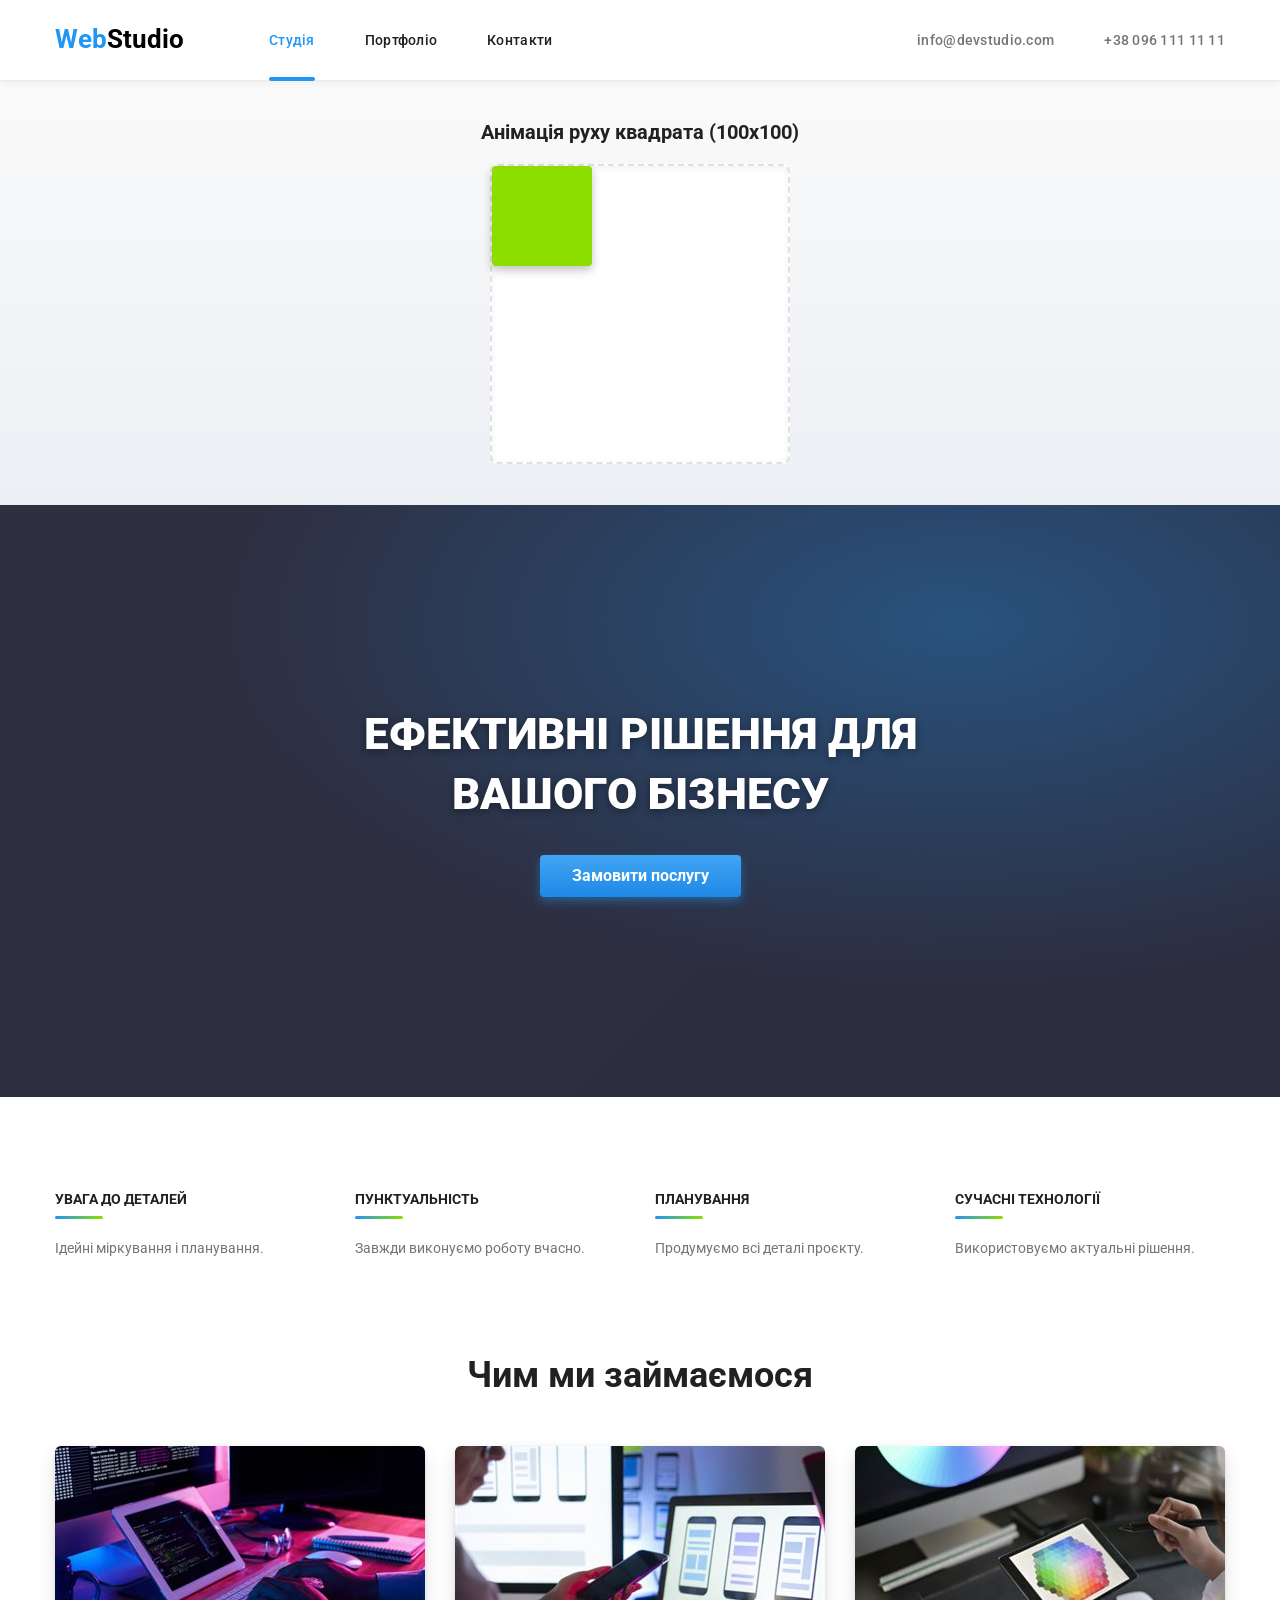
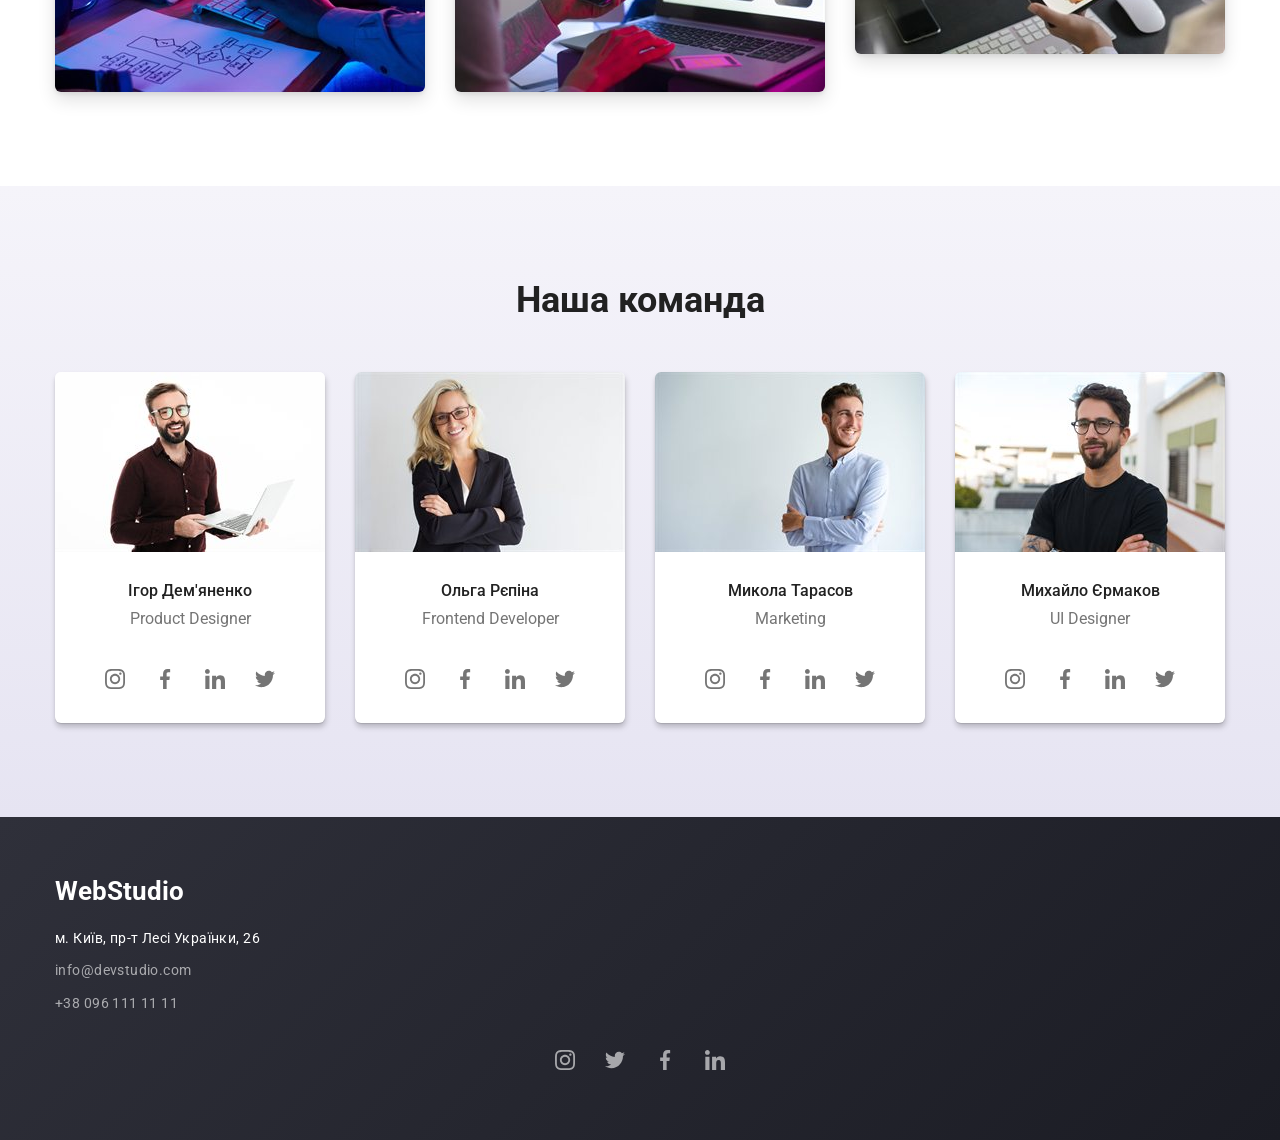
<file: index.html>
<!DOCTYPE html>
<html lang="uk">

<head>
    <meta charset="UTF-8">
    <meta name="viewport" content="width=device-width, initial-scale=1.0">
    <title>WebStudio</title>

    <link rel="stylesheet"
        href="https://cdnjs.cloudflare.com/ajax/libs/modern-normalize/3.0.1/modern-normalize.min.css">
    <link rel="preconnect" href="https://fonts.googleapis.com">
    <link rel="preconnect" href="https://fonts.gstatic.com" crossorigin>
    <link href="https://fonts.googleapis.com/css2?family=Roboto:wght@400;500;700;900&display=swap" rel="stylesheet">

    <link rel="stylesheet" href="style.css">
</head>

<body>
    <header class="header">
        <div class="container header-container">
            <nav class="header-nav">
                <a class="header-logo" href="index.html">
                    Web<span class="logo-dark">Studio</span>
                </a>
                <ul class="header-menu">
                    <li class="header-menu-item"><a class="header-menu-link current" href="index.html">Студія</a>
                    </li>
                    <li class="header-menu-item"><a class="header-menu-link" href="portfolio.html">Портфоліо</a>
                    </li>
                    <li class="header-menu-item"><a class="header-menu-link" href="#">Контакти</a></li>
                </ul>
            </nav>

            <address class="header-contacts">
                <ul class="contacts-list">
                    <li><a class="header-contact-link" href="mailto:info@devstudio.com">info@devstudio.com</a></li>
                    <li><a class="header-contact-link" href="tel:+380961111111">+38 096 111 11 11</a></li>
                </ul>
            </address>
        </div>
    </header>

    <main class="main">
        <!-- Завдання 1: Анімований квадрат 100x100 -->
        <section class="task1-section">
            <div class="container">
                <h2 class="task1-title">Анімація руху квадрата (100x100)</h2>
                <div class="animated-box-wrapper">
                    <div class="animated-box"></div>
                </div>
            </div>
        </section>

        <section class="hero">
            <div class="container">
                <h1 class="hero-title">ЕФЕКТИВНІ РІШЕННЯ ДЛЯ ВАШОГО БІЗНЕСУ</h1>
                <button class="hero-button" type="button">Замовити послугу</button>
            </div>
        </section>

        <section class="features">
            <div class="container">
                <ul class="features-list">
                    <li class="features-item">
                        <h3 class="features-title">УВАГА ДО ДЕТАЛЕЙ</h3>
                        <p class="features-text">Ідейні міркування і планування.</p>
                    </li>
                    <li class="features-item">
                        <h3 class="features-title">ПУНКТУАЛЬНІСТЬ</h3>
                        <p class="features-text">Завжди виконуємо роботу вчасно.</p>
                    </li>
                    <li class="features-item">
                        <h3 class="features-title">ПЛАНУВАННЯ</h3>
                        <p class="features-text">Продумуємо всі деталі проєкту.</p>
                    </li>
                    <li class="features-item">
                        <h3 class="features-title">СУЧАСНІ ТЕХНОЛОГІЇ</h3>
                        <p class="features-text">Використовуємо актуальні рішення.</p>
                    </li>
                </ul>
            </div>
        </section>

        <section class="work">
            <div class="container">
                <h2 class="work-title">Чим ми займаємося</h2>
                <ul class="work-list">
                                        <li class="work-item">
                        <!-- ЗАВДАННЯ: адаптивні зображення (секція "Чим ми займаємося").
                             Додано <picture> + <source media="..."> з дескриптором щільності x (1x/2x) для трьох breakpoints:
                             мобільна = max-width: 767px; планшетна = 768px–1199px; десктопна = від 1200px (srcset в <img> нижче).
                             Нові файли лежать у ./img/responsive/work/. Поточні "src" і "alt" НЕ змінено — оригінал лишається fallback. -->
                        <picture>
                            <source media="(max-width: 767px)" srcset="./img/responsive/work/work-1-mobile@1x.jpg 1x, ./img/responsive/work/work-1-mobile@2x.jpg 2x">
                            <source media="(min-width: 768px) and (max-width: 1199px)" srcset="./img/responsive/work/work-1-tablet@1x.jpg 1x, ./img/responsive/work/work-1-tablet@2x.jpg 2x">
                            <img src="./img/чем мы занимаемся1.jpg" srcset="./img/responsive/work/work-1-desktop@1x.jpg 1x, ./img/responsive/work/work-1-desktop@2x.jpg 2x" alt="Десктопні додатки">
                        </picture>
                    </li>
                                        <li class="work-item">
                        <!-- ЗАВДАННЯ: адаптивне зображення 1x/2x × мобільний/планшет/десктоп (оригінал у "src" збережено) -->
                        <picture>
                            <source media="(max-width: 767px)" srcset="./img/responsive/work/work-2-mobile@1x.jpg 1x, ./img/responsive/work/work-2-mobile@2x.jpg 2x">
                            <source media="(min-width: 768px) and (max-width: 1199px)" srcset="./img/responsive/work/work-2-tablet@1x.jpg 1x, ./img/responsive/work/work-2-tablet@2x.jpg 2x">
                            <img src="./img/чем мы занимаемся2.jpg" srcset="./img/responsive/work/work-2-desktop@1x.jpg 1x, ./img/responsive/work/work-2-desktop@2x.jpg 2x" alt="Мобільні додатки">
                        </picture>
                    </li>
                                        <li class="work-item">
                        <!-- ЗАВДАННЯ: адаптивне зображення 1x/2x × мобільний/планшет/десктоп (оригінал у "src" збережено) -->
                        <picture>
                            <source media="(max-width: 767px)" srcset="./img/responsive/work/work-3-mobile@1x.jpg 1x, ./img/responsive/work/work-3-mobile@2x.jpg 2x">
                            <source media="(min-width: 768px) and (max-width: 1199px)" srcset="./img/responsive/work/work-3-tablet@1x.jpg 1x, ./img/responsive/work/work-3-tablet@2x.jpg 2x">
                            <img src="./img/чем мы занимаемся3.jpg" srcset="./img/responsive/work/work-3-desktop@1x.jpg 1x, ./img/responsive/work/work-3-desktop@2x.jpg 2x" alt="Дизайн">
                        </picture>
                    </li>
                </ul>
            </div>
        </section>

        <section class="team">
            <div class="container">
                <h2 class="team-title">Наша команда</h2>
                <ul class="team-list">
                    <li class="team-card">
                                                <picture>
                            <!-- ЗАВДАННЯ: адаптивне зображення команди.
                                 В <img> додано атрибут srcset з десктопними версіями 1x/2x (від 1200px);
                                 <source> підключають окремі файли для мобільної (до 767px) і планшетної (768–1199px) версій.
                                 Файли: ./img/responsive/team/. Оригінальні "src" і "alt" НЕ змінено. -->
                            <source media="(max-width: 767px)" srcset="./img/responsive/team/team-1-mobile@1x.jpg 1x, ./img/responsive/team/team-1-mobile@2x.jpg 2x">
                            <source media="(min-width: 768px) and (max-width: 1199px)" srcset="./img/responsive/team/team-1-tablet@1x.jpg 1x, ./img/responsive/team/team-1-tablet@2x.jpg 2x">
                            <img src="./img/роботники1.jpg" srcset="./img/responsive/team/team-1-desktop@1x.jpg 1x, ./img/responsive/team/team-1-desktop@2x.jpg 2x" alt="Ігор Дем'яненко">
                        </picture>
                        <h3 class="team-name">Ігор Дем'яненко</h3>
                        <p class="team-position">Product Designer</p>
                        <ul class="social-list">
                            <li><a class="social-link" href="#" aria-label="Instagram">
                                    <svg class="social-icon" width="20" height="20" aria-hidden="true">
                                        <use href="./images/symbol-defs.svg#icon-instagram"></use>
                                    </svg>
                                </a></li>
                            <li><a class="social-link" href="#" aria-label="Facebook">
                                    <svg class="social-icon" width="20" height="20" aria-hidden="true">
                                        <use href="./images/symbol-defs.svg#icon-facebook"></use>
                                    </svg>
                                </a></li>
                            <li><a class="social-link" href="#" aria-label="LinkedIn">
                                    <svg class="social-icon" width="20" height="20" aria-hidden="true">
                                        <use href="./images/symbol-defs.svg#icon-linkedin"></use>
                                    </svg>
                                </a></li>
                            <li><a class="social-link" href="#" aria-label="Twitter">
                                    <svg class="social-icon" width="20" height="20" aria-hidden="true">
                                        <use href="./images/symbol-defs.svg#icon-twitter"></use>
                                    </svg>
                                </a></li>
                        </ul>
                    </li>
                    <li class="team-card">
                                                <picture>
                            <!-- ЗАВДАННЯ: адаптивне зображення 1x/2x × мобільний/планшет/десктоп (оригінал у "src" збережено) -->
                            <source media="(max-width: 767px)" srcset="./img/responsive/team/team-2-mobile@1x.jpg 1x, ./img/responsive/team/team-2-mobile@2x.jpg 2x">
                            <source media="(min-width: 768px) and (max-width: 1199px)" srcset="./img/responsive/team/team-2-tablet@1x.jpg 1x, ./img/responsive/team/team-2-tablet@2x.jpg 2x">
                            <img src="./img/роботники2.jpg" srcset="./img/responsive/team/team-2-desktop@1x.jpg 1x, ./img/responsive/team/team-2-desktop@2x.jpg 2x" alt="Ольга Рєпіна">
                        </picture>
                        <h3 class="team-name">Ольга Рєпіна</h3>
                        <p class="team-position">Frontend Developer</p>
                        <ul class="social-list">
                            <li><a class="social-link" href="#" aria-label="Instagram">
                                    <svg class="social-icon" width="20" height="20" aria-hidden="true">
                                        <use href="./images/symbol-defs.svg#icon-instagram"></use>
                                    </svg>
                                </a></li>
                            <li><a class="social-link" href="#" aria-label="Facebook">
                                    <svg class="social-icon" width="20" height="20" aria-hidden="true">
                                        <use href="./images/symbol-defs.svg#icon-facebook"></use>
                                    </svg>
                                </a></li>
                            <li><a class="social-link" href="#" aria-label="LinkedIn">
                                    <svg class="social-icon" width="20" height="20" aria-hidden="true">
                                        <use href="./images/symbol-defs.svg#icon-linkedin"></use>
                                    </svg>
                                </a></li>
                            <li><a class="social-link" href="#" aria-label="Twitter">
                                    <svg class="social-icon" width="20" height="20" aria-hidden="true">
                                        <use href="./images/symbol-defs.svg#icon-twitter"></use>
                                    </svg>
                                </a></li>
                        </ul>
                    </li>
                    <li class="team-card">
                                                <picture>
                            <!-- ЗАВДАННЯ: адаптивне зображення 1x/2x × мобільний/планшет/десктоп (оригінал у "src" збережено) -->
                            <source media="(max-width: 767px)" srcset="./img/responsive/team/team-3-mobile@1x.jpg 1x, ./img/responsive/team/team-3-mobile@2x.jpg 2x">
                            <source media="(min-width: 768px) and (max-width: 1199px)" srcset="./img/responsive/team/team-3-tablet@1x.jpg 1x, ./img/responsive/team/team-3-tablet@2x.jpg 2x">
                            <img src="./img/роботники3.jpg" srcset="./img/responsive/team/team-3-desktop@1x.jpg 1x, ./img/responsive/team/team-3-desktop@2x.jpg 2x" alt="Микола Тарасов">
                        </picture>
                        <h3 class="team-name">Микола Тарасов</h3>
                        <p class="team-position">Marketing</p>
                        <ul class="social-list">
                            <li><a class="social-link" href="#" aria-label="Instagram">
                                    <svg class="social-icon" width="20" height="20" aria-hidden="true">
                                        <use href="./images/symbol-defs.svg#icon-instagram"></use>
                                    </svg>
                                </a></li>
                            <li><a class="social-link" href="#" aria-label="Facebook">
                                    <svg class="social-icon" width="20" height="20" aria-hidden="true">
                                        <use href="./images/symbol-defs.svg#icon-facebook"></use>
                                    </svg>
                                </a></li>
                            <li><a class="social-link" href="#" aria-label="LinkedIn">
                                    <svg class="social-icon" width="20" height="20" aria-hidden="true">
                                        <use href="./images/symbol-defs.svg#icon-linkedin"></use>
                                    </svg>
                                </a></li>
                            <li><a class="social-link" href="#" aria-label="Twitter">
                                    <svg class="social-icon" width="20" height="20" aria-hidden="true">
                                        <use href="./images/symbol-defs.svg#icon-twitter"></use>
                                    </svg>
                                </a></li>
                        </ul>
                    </li>
                    <li class="team-card">
                                                <picture>
                            <!-- ЗАВДАННЯ: адаптивне зображення 1x/2x × мобільний/планшет/десктоп (оригінал у "src" збережено) -->
                            <source media="(max-width: 767px)" srcset="./img/responsive/team/team-4-mobile@1x.jpg 1x, ./img/responsive/team/team-4-mobile@2x.jpg 2x">
                            <source media="(min-width: 768px) and (max-width: 1199px)" srcset="./img/responsive/team/team-4-tablet@1x.jpg 1x, ./img/responsive/team/team-4-tablet@2x.jpg 2x">
                            <img src="./img/роботники4.jpg" srcset="./img/responsive/team/team-4-desktop@1x.jpg 1x, ./img/responsive/team/team-4-desktop@2x.jpg 2x" alt="Михайло Єрмаков">
                        </picture>
                        <h3 class="team-name">Михайло Єрмаков</h3>
                        <p class="team-position">UI Designer</p>
                        <ul class="social-list">
                            <li><a class="social-link" href="#" aria-label="Instagram">
                                    <svg class="social-icon" width="20" height="20" aria-hidden="true">
                                        <use href="./images/symbol-defs.svg#icon-instagram"></use>
                                    </svg>
                                </a></li>
                            <li><a class="social-link" href="#" aria-label="Facebook">
                                    <svg class="social-icon" width="20" height="20" aria-hidden="true">
                                        <use href="./images/symbol-defs.svg#icon-facebook"></use>
                                    </svg>
                                </a></li>
                            <li><a class="social-link" href="#" aria-label="LinkedIn">
                                    <svg class="social-icon" width="20" height="20" aria-hidden="true">
                                        <use href="./images/symbol-defs.svg#icon-linkedin"></use>
                                    </svg>
                                </a></li>
                            <li><a class="social-link" href="#" aria-label="Twitter">
                                    <svg class="social-icon" width="20" height="20" aria-hidden="true">
                                        <use href="./images/symbol-defs.svg#icon-twitter"></use>
                                    </svg>
                                </a></li>
                        </ul>
                    </li>
                </ul>
            </div>
        </section>
    </main>

    <footer class="footer">
        <div class="container">
            <a class="footer-logo" href="index.html">
                <span class="logo-light">WebStudio</span>
            </a>
            <address class="footer-address">
                <ul class="footer-contacts-list">
                    <li class="footer-address-map">м. Київ, пр-т Лесі Українки, 26</li>
                    <li><a class="footer-contact" href="mailto:info@devstudio.com">info@devstudio.com</a></li>
                    <li><a class="footer-contact" href="tel:+380961111111">+38 096 111 11 11</a></li>
                </ul>
            </address>
            <ul class="social-list footer-social-list">
                <li><a class="social-link" href="#" aria-label="Instagram">
                        <svg class="social-icon" width="20" height="20" aria-hidden="true">
                            <use href="./images/symbol-defs.svg#icon-instagram"></use>
                        </svg>
                    </a></li>
                <li><a class="social-link" href="#" aria-label="Twitter">
                        <svg class="social-icon" width="20" height="20" aria-hidden="true">
                            <use href="./images/symbol-defs.svg#icon-twitter"></use>
                        </svg>
                    </a></li>
                <li><a class="social-link" href="#" aria-label="Facebook">
                        <svg class="social-icon" width="20" height="20" aria-hidden="true">
                            <use href="./images/symbol-defs.svg#icon-facebook"></use>
                        </svg>
                    </a></li>
                <li><a class="social-link" href="#" aria-label="LinkedIn">
                        <svg class="social-icon" width="20" height="20" aria-hidden="true">
                            <use href="./images/symbol-defs.svg#icon-linkedin"></use>
                        </svg>
                    </a></li>
            </ul>
        </div>
    </footer>
</body>

</html>
</file>
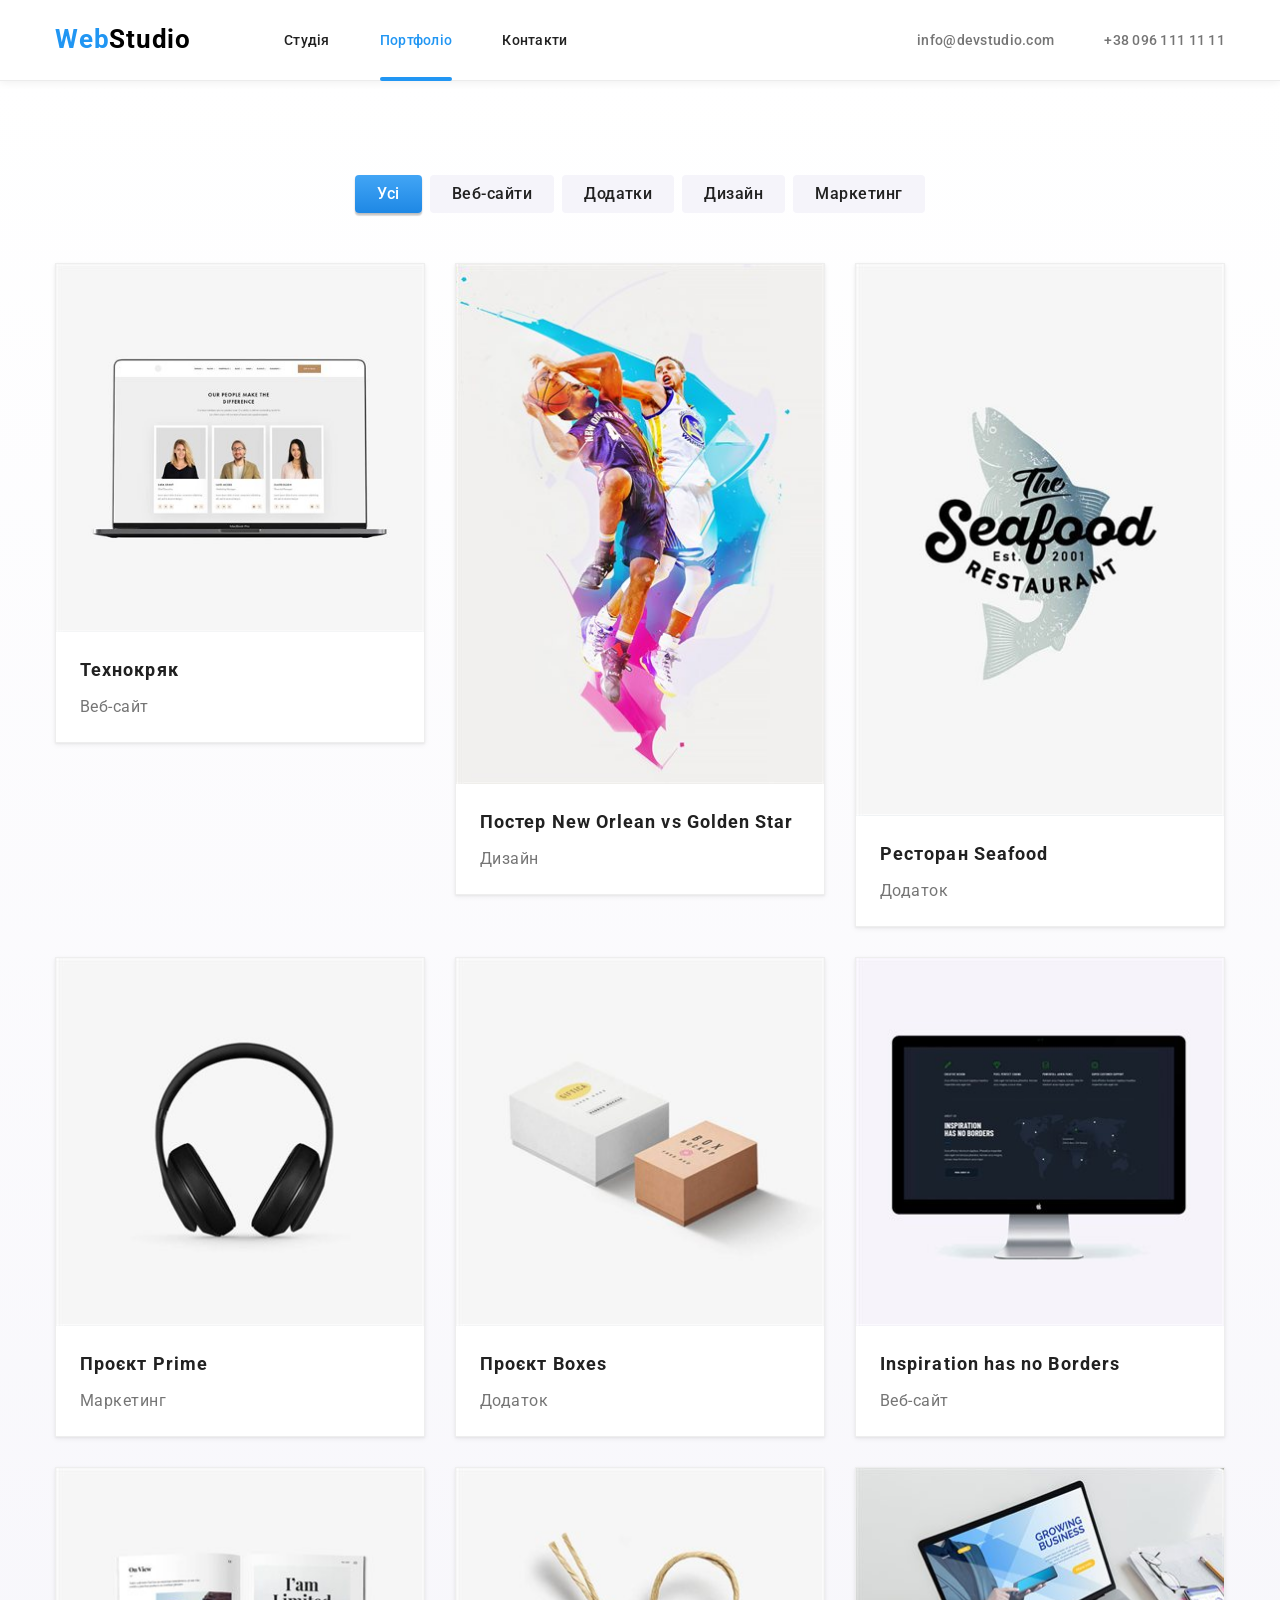
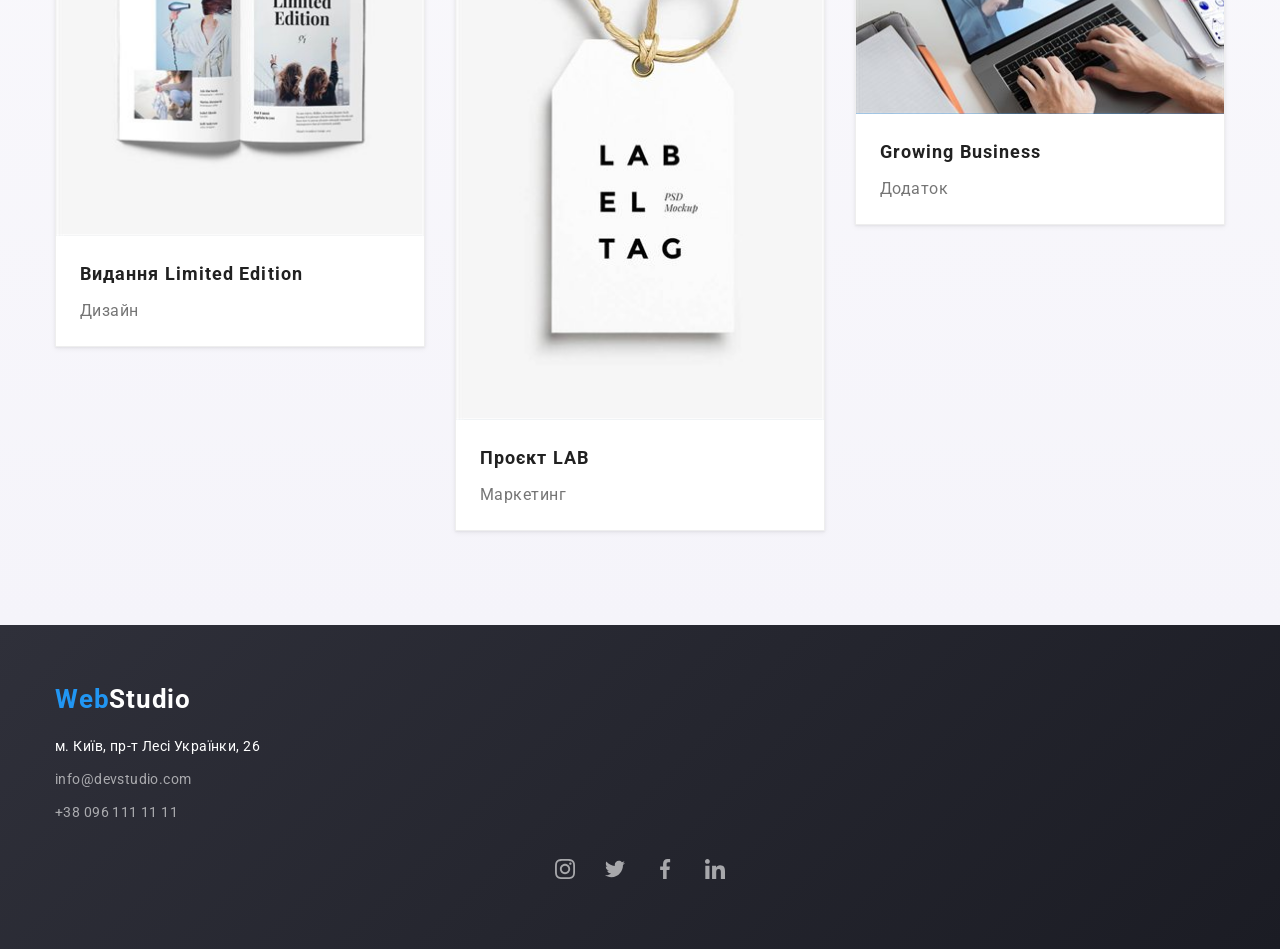
<file: portfolio.html>
<!DOCTYPE html>
<html lang="uk">

<head>
    <meta charset="UTF-8">
    <meta name="viewport" content="width=device-width, initial-scale=1.0">
    <title>Портфоліо - WebStudio</title>

    <link rel="stylesheet"
        href="https://cdnjs.cloudflare.com/ajax/libs/modern-normalize/3.0.1/modern-normalize.min.css">
    <link rel="preconnect" href="https://fonts.googleapis.com">
    <link rel="preconnect" href="https://fonts.gstatic.com" crossorigin>
    <link href="https://fonts.googleapis.com/css2?family=Roboto:wght@400;500;700;900&display=swap" rel="stylesheet">

    <link rel="stylesheet" href="style_portfolio.css">
</head>

<body>
    <header class="header">
        <div class="container header-container">
            <nav class="header-nav">
                <a class="header-logo" href="./index.html">
                    Web<span class="logo-dark">Studio</span>
                </a>
                <ul class="header-menu">
                    <li class="header-menu-item"><a class="header-menu-link" href="./index.html">Студія</a></li>
                    <li class="header-menu-item"><a class="header-menu-link current"
                            href="./portfolio.html">Портфоліо</a></li>
                    <li class="header-menu-item"><a class="header-menu-link" href="#">Контакти</a></li>
                </ul>
            </nav>

            <address class="header-contacts">
                <ul class="contacts-list">
                    <li><a class="header-contact-link" href="mailto:info@devstudio.com">info@devstudio.com</a></li>
                    <li><a class="header-contact-link" href="tel:+380961111111">+38 096 111 11 11</a></li>
                </ul>
            </address>
        </div>
    </header>

    <main class="main">
        <section class="portfolio">
            <div class="container">

                <ul class="filter-list">
                    <li><button class="filter-button filter-button-active" type="button">Усі</button></li>
                    <li><button class="filter-button" type="button">Веб-сайти</button></li>
                    <li><button class="filter-button" type="button">Додатки</button></li>
                    <li><button class="filter-button" type="button">Дизайн</button></li>
                    <li><button class="filter-button" type="button">Маркетинг</button></li>
                </ul>

                <ul class="portfolio-list">
                    <li class="portfolio-item">
                        <article class="portfolio-card">
                            <div class="portfolio-thumb">
                                <picture>
                                <!-- ЗАВДАННЯ: адаптивні зображення карток портфоліо.
                                     Додано <picture> + <source media="..."> з дескриптором щільності x (1x/2x) для трьох breakpoints:
                                     мобільна = max-width: 767px; планшетна = 768px–1199px; десктопна = від 1200px (srcset в <img> нижче).
                                     Нові файли лежать у ./img/responsive/portfolio/. Поточні "src" і "alt" НЕ змінено — оригінал лишається fallback. -->
                                <source media="(max-width: 767px)" srcset="./img/responsive/portfolio/portfolio-1-mobile@1x.jpg 1x, ./img/responsive/portfolio/portfolio-1-mobile@2x.jpg 2x">
                                <source media="(min-width: 768px) and (max-width: 1199px)" srcset="./img/responsive/portfolio/portfolio-1-tablet@1x.jpg 1x, ./img/responsive/portfolio/portfolio-1-tablet@2x.jpg 2x">
                                <img src="./img/portfolio1.jpg" srcset="./img/responsive/portfolio/portfolio-1-desktop@1x.jpg 1x, ./img/responsive/portfolio/portfolio-1-desktop@2x.jpg 2x" alt="Веб-сайт Технокряк">
                            </picture>
                                <div class="portfolio-overlay">
                                    <p class="overlay-text">Ресурс пропонує комплексні пропозиції з різним рівнем
                                        функціоналу та сервісів. Все це дозволить відвідувачу отримати вичерпні
                                        відомості про компанію чи приватну особу.</p>
                                </div>
                            </div>
                            <div class="portfolio-content">
                                <h2 class="portfolio-title">Технокряк</h2>
                                <p class="portfolio-category">Веб-сайт</p>
                            </div>
                        </article>
                    </li>

                    <li class="portfolio-item">
                        <article class="portfolio-card">
                            <div class="portfolio-thumb">
                                <picture>
                                <!-- ЗАВДАННЯ: адаптивне зображення 1x/2x × мобільний/планшет/десктоп (оригінал у "src" збережено) -->
                                <source media="(max-width: 767px)" srcset="./img/responsive/portfolio/portfolio-2-mobile@1x.jpg 1x, ./img/responsive/portfolio/portfolio-2-mobile@2x.jpg 2x">
                                <source media="(min-width: 768px) and (max-width: 1199px)" srcset="./img/responsive/portfolio/portfolio-2-tablet@1x.jpg 1x, ./img/responsive/portfolio/portfolio-2-tablet@2x.jpg 2x">
                                <img src="./img/portfolio2.jpg" srcset="./img/responsive/portfolio/portfolio-2-desktop@1x.jpg 1x, ./img/responsive/portfolio/portfolio-2-desktop@2x.jpg 2x" alt="Постер New Orlean vs Golden Star">
                            </picture>
                                <div class="portfolio-overlay">
                                    <p class="overlay-text">Ресурс пропонує комплексні пропозиції з різним рівнем
                                        функціоналу та сервісів. Все це дозволить відвідувачу отримати вичерпні
                                        відомості про компанію чи приватну особу.</p>
                                </div>
                            </div>
                            <div class="portfolio-content">
                                <h2 class="portfolio-title">Постер New Orlean vs Golden Star</h2>
                                <p class="portfolio-category">Дизайн</p>
                            </div>
                        </article>
                    </li>

                    <li class="portfolio-item">
                        <article class="portfolio-card">
                            <div class="portfolio-thumb">
                                <picture>
                                <!-- ЗАВДАННЯ: адаптивне зображення 1x/2x × мобільний/планшет/десктоп (оригінал у "src" збережено) -->
                                <source media="(max-width: 767px)" srcset="./img/responsive/portfolio/portfolio-3-mobile@1x.jpg 1x, ./img/responsive/portfolio/portfolio-3-mobile@2x.jpg 2x">
                                <source media="(min-width: 768px) and (max-width: 1199px)" srcset="./img/responsive/portfolio/portfolio-3-tablet@1x.jpg 1x, ./img/responsive/portfolio/portfolio-3-tablet@2x.jpg 2x">
                                <img src="./img/portfolio3.jpg" srcset="./img/responsive/portfolio/portfolio-3-desktop@1x.jpg 1x, ./img/responsive/portfolio/portfolio-3-desktop@2x.jpg 2x" alt="Ресторан Seafood">
                            </picture>
                                <div class="portfolio-overlay">
                                    <p class="overlay-text">Ресурс пропонує комплексні пропозиції з різним рівнем
                                        функціоналу та сервісів. Все це дозволить відвідувачу отримати вичерпні
                                        відомості про компанію чи приватну особу.</p>
                                </div>
                            </div>
                            <div class="portfolio-content">
                                <h2 class="portfolio-title">Ресторан Seafood</h2>
                                <p class="portfolio-category">Додаток</p>
                            </div>
                        </article>
                    </li>

                    <li class="portfolio-item">
                        <article class="portfolio-card">
                            <div class="portfolio-thumb">
                                <picture>
                                <!-- ЗАВДАННЯ: адаптивне зображення 1x/2x × мобільний/планшет/десктоп (оригінал у "src" збережено) -->
                                <source media="(max-width: 767px)" srcset="./img/responsive/portfolio/portfolio-4-mobile@1x.jpg 1x, ./img/responsive/portfolio/portfolio-4-mobile@2x.jpg 2x">
                                <source media="(min-width: 768px) and (max-width: 1199px)" srcset="./img/responsive/portfolio/portfolio-4-tablet@1x.jpg 1x, ./img/responsive/portfolio/portfolio-4-tablet@2x.jpg 2x">
                                <img src="./img/portfolio4.jpg" srcset="./img/responsive/portfolio/portfolio-4-desktop@1x.jpg 1x, ./img/responsive/portfolio/portfolio-4-desktop@2x.jpg 2x" alt="Проєкт Prime">
                            </picture>
                                <div class="portfolio-overlay">
                                    <p class="overlay-text">Ресурс пропонує комплексні пропозиції з різним рівнем
                                        функціоналу та сервісів. Все це дозволить відвідувачу отримати вичерпні
                                        відомості про компанію чи приватну особу.</p>
                                </div>
                            </div>
                            <div class="portfolio-content">
                                <h2 class="portfolio-title">Проєкт Prime</h2>
                                <p class="portfolio-category">Маркетинг</p>
                            </div>
                        </article>
                    </li>

                    <li class="portfolio-item">
                        <article class="portfolio-card">
                            <div class="portfolio-thumb">
                                <picture>
                                <!-- ЗАВДАННЯ: адаптивне зображення 1x/2x × мобільний/планшет/десктоп (оригінал у "src" збережено) -->
                                <source media="(max-width: 767px)" srcset="./img/responsive/portfolio/portfolio-5-mobile@1x.jpg 1x, ./img/responsive/portfolio/portfolio-5-mobile@2x.jpg 2x">
                                <source media="(min-width: 768px) and (max-width: 1199px)" srcset="./img/responsive/portfolio/portfolio-5-tablet@1x.jpg 1x, ./img/responsive/portfolio/portfolio-5-tablet@2x.jpg 2x">
                                <img src="./img/portfolio5.jpg" srcset="./img/responsive/portfolio/portfolio-5-desktop@1x.jpg 1x, ./img/responsive/portfolio/portfolio-5-desktop@2x.jpg 2x" alt="Проєкт Boxes">
                            </picture>
                                <div class="portfolio-overlay">
                                    <p class="overlay-text">Ресурс пропонує комплексні пропозиції з різним рівнем
                                        функціоналу та сервісів. Все це дозволить відвідувачу отримати вичерпні
                                        відомості про компанію чи приватну особу.</p>
                                </div>
                            </div>
                            <div class="portfolio-content">
                                <h2 class="portfolio-title">Проєкт Boxes</h2>
                                <p class="portfolio-category">Додаток</p>
                            </div>
                        </article>
                    </li>

                    <li class="portfolio-item">
                        <article class="portfolio-card">
                            <div class="portfolio-thumb">
                                <picture>
                                <!-- ЗАВДАННЯ: адаптивне зображення 1x/2x × мобільний/планшет/десктоп (оригінал у "src" збережено) -->
                                <source media="(max-width: 767px)" srcset="./img/responsive/portfolio/portfolio-6-mobile@1x.jpg 1x, ./img/responsive/portfolio/portfolio-6-mobile@2x.jpg 2x">
                                <source media="(min-width: 768px) and (max-width: 1199px)" srcset="./img/responsive/portfolio/portfolio-6-tablet@1x.jpg 1x, ./img/responsive/portfolio/portfolio-6-tablet@2x.jpg 2x">
                                <img src="./img/portfolio6.jpg" srcset="./img/responsive/portfolio/portfolio-6-desktop@1x.jpg 1x, ./img/responsive/portfolio/portfolio-6-desktop@2x.jpg 2x" alt="Монітор Inspiration has no Borders">
                            </picture>
                                <div class="portfolio-overlay">
                                    <p class="overlay-text">Ресурс пропонує комплексні пропозиції з різним рівнем
                                        функціоналу та сервісів. Все це дозволить відвідувачу отримати вичерпні
                                        відомості про компанію чи приватну особу.</p>
                                </div>
                            </div>
                            <div class="portfolio-content">
                                <h2 class="portfolio-title">Inspiration has no Borders</h2>
                                <p class="portfolio-category">Веб-сайт</p>
                            </div>
                        </article>
                    </li>

                    <li class="portfolio-item">
                        <article class="portfolio-card">
                            <div class="portfolio-thumb">
                                <picture>
                                <!-- ЗАВДАННЯ: адаптивне зображення 1x/2x × мобільний/планшет/десктоп (оригінал у "src" збережено) -->
                                <source media="(max-width: 767px)" srcset="./img/responsive/portfolio/portfolio-7-mobile@1x.jpg 1x, ./img/responsive/portfolio/portfolio-7-mobile@2x.jpg 2x">
                                <source media="(min-width: 768px) and (max-width: 1199px)" srcset="./img/responsive/portfolio/portfolio-7-tablet@1x.jpg 1x, ./img/responsive/portfolio/portfolio-7-tablet@2x.jpg 2x">
                                <img src="./img/portfolio7.jpg" srcset="./img/responsive/portfolio/portfolio-7-desktop@1x.jpg 1x, ./img/responsive/portfolio/portfolio-7-desktop@2x.jpg 2x" alt="Книга Видання Limited Edition">
                            </picture>
                                <div class="portfolio-overlay">
                                    <p class="overlay-text">Ресурс пропонує комплексні пропозиції з різним рівнем
                                        функціоналу та сервісів. Все це дозволить відвідувачу отримати вичерпні
                                        відомості про компанію чи приватну особу.</p>
                                </div>
                            </div>
                            <div class="portfolio-content">
                                <h2 class="portfolio-title">Видання Limited Edition</h2>
                                <p class="portfolio-category">Дизайн</p>
                            </div>
                        </article>
                    </li>

                    <li class="portfolio-item">
                        <article class="portfolio-card">
                            <div class="portfolio-thumb">
                                <picture>
                                <!-- ЗАВДАННЯ: адаптивне зображення 1x/2x × мобільний/планшет/десктоп (оригінал у "src" збережено) -->
                                <source media="(max-width: 767px)" srcset="./img/responsive/portfolio/portfolio-8-mobile@1x.jpg 1x, ./img/responsive/portfolio/portfolio-8-mobile@2x.jpg 2x">
                                <source media="(min-width: 768px) and (max-width: 1199px)" srcset="./img/responsive/portfolio/portfolio-8-tablet@1x.jpg 1x, ./img/responsive/portfolio/portfolio-8-tablet@2x.jpg 2x">
                                <img src="./img/portfolio8.jpg" srcset="./img/responsive/portfolio/portfolio-8-desktop@1x.jpg 1x, ./img/responsive/portfolio/portfolio-8-desktop@2x.jpg 2x" alt="Бірка Проєкт LAB">
                            </picture>
                                <div class="portfolio-overlay">
                                    <p class="overlay-text">Ресурс пропонує комплексні пропозиції з різним рівнем
                                        функціоналу та сервісів. Все це дозволить відвідувачу отримати вичерпні
                                        відомості про компанію чи приватну особу.</p>
                                </div>
                            </div>
                            <div class="portfolio-content">
                                <h2 class="portfolio-title">Проєкт LAB</h2>
                                <p class="portfolio-category">Маркетинг</p>
                            </div>
                        </article>
                    </li>

                    <li class="portfolio-item">
                        <article class="portfolio-card">
                            <div class="portfolio-thumb">
                                <picture>
                                <!-- ЗАВДАННЯ: адаптивне зображення 1x/2x × мобільний/планшет/десктоп (оригінал у "src" збережено) -->
                                <source media="(max-width: 767px)" srcset="./img/responsive/portfolio/portfolio-9-mobile@1x.jpg 1x, ./img/responsive/portfolio/portfolio-9-mobile@2x.jpg 2x">
                                <source media="(min-width: 768px) and (max-width: 1199px)" srcset="./img/responsive/portfolio/portfolio-9-tablet@1x.jpg 1x, ./img/responsive/portfolio/portfolio-9-tablet@2x.jpg 2x">
                                <img src="./img/portfolio9.jpg" srcset="./img/responsive/portfolio/portfolio-9-desktop@1x.jpg 1x, ./img/responsive/portfolio/portfolio-9-desktop@2x.jpg 2x" alt="Робота за ноутбуком Growing Business">
                            </picture>
                                <div class="portfolio-overlay">
                                    <p class="overlay-text">Ресурс пропонує комплексні пропозиції з різним рівнем
                                        функціоналу та сервісів. Все це дозволить відвідувачу отримати вичерпні
                                        відомості про компанію чи приватну особу.</p>
                                </div>
                            </div>
                            <div class="portfolio-content">
                                <h2 class="portfolio-title">Growing Business</h2>
                                <p class="portfolio-category">Додаток</p>
                            </div>
                        </article>
                    </li>
                </ul>

            </div>
        </section>
    </main>

    <footer class="footer">
        <div class="container">
            <a class="footer-logo" href="./index.html">
                Web<span class="logo-light">Studio</span>
            </a>
            <address class="footer-address">
                <ul class="footer-contacts-list">
                    <li class="footer-address-map">м. Київ, пр-т Лесі Українки, 26</li>
                    <li><a class="footer-contact" href="mailto:info@devstudio.com">info@devstudio.com</a></li>
                    <li><a class="footer-contact" href="tel:+380961111111">+38 096 111 11 11</a></li>
                </ul>
            </address>
            <ul class="social-list footer-social-list">
                <li><a class="social-link" href="#" aria-label="Instagram">
                        <svg class="social-icon" width="20" height="20" aria-hidden="true">
                            <use href="./images/symbol-defs.svg#icon-instagram"></use>
                        </svg>
                    </a></li>
                <li><a class="social-link" href="#" aria-label="Twitter">
                        <svg class="social-icon" width="20" height="20" aria-hidden="true">
                            <use href="./images/symbol-defs.svg#icon-twitter"></use>
                        </svg>
                    </a></li>
                <li><a class="social-link" href="#" aria-label="Facebook">
                        <svg class="social-icon" width="20" height="20" aria-hidden="true">
                            <use href="./images/symbol-defs.svg#icon-facebook"></use>
                        </svg>
                    </a></li>
                <li><a class="social-link" href="#" aria-label="LinkedIn">
                        <svg class="social-icon" width="20" height="20" aria-hidden="true">
                            <use href="./images/symbol-defs.svg#icon-linkedin"></use>
                        </svg>
                    </a></li>
            </ul>
        </div>
    </footer>
</body>

</html>
</file>
<file: style.css>
*,
*::before,
*::after {
    box-sizing: border-box;
}

h1,
h2,
h3,
h4,
h5,
h6,
p,
ul,
ol {
    margin: 0;
    padding: 0;
}

ul,
ol {
    list-style: none;
}

a {
    text-decoration: none;
    color: inherit;
}

img {
    display: block;
    max-width: 100%;
    height: auto;
}

address {
    font-style: normal;
}

button {
    cursor: pointer;
}

body {
    font-family: 'Roboto', sans-serif;
    color: #212121;
    background-color: #FFFFFF;
}

.container {
    width: 1200px;
    margin: 0 auto;
    padding: 0 15px;
}

.header-logo,
.footer-logo {
    color: #2196F3;
    font-weight: 700;
    font-size: 26px;
}

.logo-dark {
    color: #000000;
}

.logo-light {
    color: #FFFFFF;
}

.header {
    border-bottom: 1px solid #ECECEC;
    background-color: #FFFFFF;
    box-shadow: 0 2px 8px rgba(0, 0, 0, 0.06);
    position: relative;
    z-index: 1;
}

.header-container {
    display: flex;
    align-items: center;
    justify-content: space-between;
    height: 80px;
}

.header-nav {
    display: flex;
    align-items: center;
    gap: 85px;
}

.header-menu {
    display: flex;
    gap: 50px;
}

.header-menu-item {
    position: relative;
}

.header-menu-link {
    color: #212121;
    font-weight: 500;
    font-size: 14px;
    letter-spacing: 0.02em;
    padding: 32px 0;
    display: block;
    transition: color 0.25s cubic-bezier(0.4, 0, 0.2, 1);
}

.header-menu-link:hover,
.header-menu-link:focus,
.header-menu-link.current {
    color: #2196F3;
}

.header-menu-link.current::after {
    content: '';
    position: absolute;
    bottom: -1px;
    left: 0;
    width: 100%;
    height: 4px;
    background-color: #2196F3;
    border-radius: 2px;
}

.contacts-list {
    display: flex;
    gap: 50px;
}

.header-contact-link {
    color: #757575;
    font-weight: 500;
    font-size: 14px;
    letter-spacing: 0.02em;
    padding: 32px 0;
    display: block;
    transition: color 0.25s cubic-bezier(0.4, 0, 0.2, 1);
}

.header-contact-link:hover,
.header-contact-link:focus {
    color: #2196F3;
}

/* ---------------- ЗАВДАННЯ 1: Анімація руху квадрата ---------------- */
.task1-section {
    padding: 40px 0;
    background: linear-gradient(180deg, #FAFAFA 0%, #ECEFF4 100%);
    border-bottom: 1px solid #EEEEEE;
}

.task1-title {
    font-size: 20px;
    margin-bottom: 20px;
    text-align: center;
}

.animated-box-wrapper {
    position: relative;
    width: 300px;
    height: 300px;
    margin: 0 auto;
    border: 2px dashed #E0E0E0;
    border-radius: 8px;
    background-color: #FFFFFF;
    box-shadow: inset 0 2px 6px rgba(0, 0, 0, 0.06);
}

.animated-box {
    width: 100px;
    height: 100px;
    background-color: #8CDE00;
    position: absolute;
    top: 0;
    left: 0;
    border-radius: 4px;
    box-shadow: 0 4px 10px rgba(0, 0, 0, 0.25);
    animation: squareMove 4s linear infinite;
}

/* ---------------- ЗАВДАННЯ 2: Анімація кнопки Hero ---------------- */
.hero {
    background-color: #2F303A;
    background-image:
        radial-gradient(ellipse at 75% 20%, rgba(33, 150, 243, 0.35) 0%, rgba(33, 150, 243, 0) 55%),
        linear-gradient(rgba(46, 47, 66, 0.88), rgba(46, 47, 66, 0.88)),
        linear-gradient(135deg, #2F303A 0%, #1B1C24 100%);
    /* ДОДАНО (ретинізація фонів): масштаб і позиція для растрових версій @1x/@2x
       з ретина-медіазапитів у кінці файлу, щоб зображення не тейлилися.
       На чистих CSS-градієнтах (desktop 1x) ці властивості нічого не змінюють. */
    background-size: cover;
    background-position: center;
    background-repeat: no-repeat;
    padding: 200px 0;
    text-align: center;
}

.hero-title {
    color: white;
    font-size: 44px;
    font-weight: 900;
    max-width: 700px;
    margin: 0 auto 30px;
    text-shadow: 0 2px 8px rgba(0, 0, 0, 0.4);
    line-height: 1.36;
}

.hero-button {
    background: linear-gradient(180deg, #42A5F5 0%, #1E88E5 100%);
    color: white;
    border: none;
    border-radius: 4px;
    padding: 12px 32px;
    font-size: 16px;
    font-weight: 700;
    box-shadow: 0 4px 10px rgba(33, 150, 243, 0.45);
    animation: heroBtnPulse 2.5s infinite ease-in-out;
}

@keyframes heroBtnPulse {
    0% {
        transform: scale(1);
        box-shadow: 0 4px 10px rgba(33, 150, 243, 0.45), 0 0 0 0 rgba(33, 150, 243, 0.6);
    }

    50% {
        transform: scale(1.05);
        box-shadow: 0 6px 14px rgba(33, 150, 243, 0.45), 0 0 0 15px rgba(33, 150, 243, 0);
    }

    100% {
        transform: scale(1);
        box-shadow: 0 4px 10px rgba(33, 150, 243, 0.45), 0 0 0 0 rgba(33, 150, 243, 0);
    }
}

.features {
    padding: 94px 0;
}

.features-list {
    display: flex;
    gap: 30px;
}

.features-item {
    width: calc((100% - 90px) / 4);
}

.features-title {
    position: relative;
    margin-bottom: 18px;
    padding-bottom: 12px;
    font-size: 14px;
    text-transform: uppercase;
}

.features-title::after {
    content: '';
    position: absolute;
    left: 0;
    bottom: 0;
    width: 48px;
    height: 3px;
    border-radius: 2px;
    background: linear-gradient(90deg, #2196F3 0%, #8CDE00 100%);
}

.features-text {
    color: #757575;
    font-size: 14px;
    line-height: 1.71;
}

.work {
    padding-bottom: 94px;
}

.work-title {
    text-align: center;
    margin-bottom: 50px;
    font-size: 36px;
}

.work-list {
    display: flex;
    gap: 30px;
    justify-content: center;
}

.work-item img {
    border-radius: 6px;
    box-shadow: 0 2px 4px rgba(0, 0, 0, 0.08), 0 8px 18px rgba(0, 0, 0, 0.12);
}

.team {
    background: linear-gradient(180deg, #F5F4FA 0%, #E6E4F2 100%);
    padding: 94px 0;
}

.team-title {
    text-align: center;
    margin-bottom: 50px;
    font-size: 36px;
}

.team-list {
    display: flex;
    gap: 30px;
}

.team-card {
    background: white;
    border-radius: 6px;
    overflow: hidden;
    box-shadow: 0 1px 1px rgba(0, 0, 0, 0.12),
        0 4px 4px rgba(0, 0, 0, 0.06),
        1px 4px 6px rgba(0, 0, 0, 0.16);
    width: calc((100% - 90px) / 4);
    transition: box-shadow 0.25s cubic-bezier(0.4, 0, 0.2, 1);
}

.team-card:hover {
    box-shadow: 0 4px 8px rgba(0, 0, 0, 0.14),
        0 12px 24px rgba(33, 150, 243, 0.18);
}

.team-name {
    margin-top: 30px;
    text-align: center;
    font-size: 16px;
    font-weight: 500;
}

.team-position {
    text-align: center;
    color: #757575;
    margin-top: 10px;
    margin-bottom: 30px;
    font-size: 16px;
}

.footer {
    background: linear-gradient(135deg, #2F303A 0%, #1B1C24 100%);
    padding: 60px 0;
}

.footer-logo {
    display: inline-block;
    margin-bottom: 20px;
}

.footer-contacts-list {
    display: flex;
    flex-direction: column;
    gap: 9px;
}

.footer-address-map {
    color: #FFFFFF;
    font-size: 14px;
    line-height: 1.71;
    letter-spacing: 0.03em;
}

.footer-contact {
    color: rgba(255, 255, 255, .6);
    font-size: 14px;
    line-height: 1.71;
    letter-spacing: 0.03em;
    transition: color 0.25s cubic-bezier(0.4, 0, 0.2, 1);
}

.footer-contact:hover,
.footer-contact:focus {
    color: #2196F3;
}

@keyframes squareMove {
    0% {
        top: 0;
        left: 0;
        background-color: #8CDE00;
        /* Зеленый (старт) */
    }

    25% {
        top: 0;
        left: 200px;
        background-color: #2196F3;
        /* Синий (правый верхний угол) */
    }

    50% {
        top: 200px;
        left: 200px;
        background-color: #E91E63;
        /* Розовый (правый нижний угол) */
    }

    75% {
        top: 200px;
        left: 0;
        background-color: #FF9800;
        /* Оранжевый (левый нижний угол) */
    }

    100% {
        top: 0;
        left: 0;
        background-color: #8CDE00;
        /* Возврат к исходному цвету */
    }
}

/* ---------------- ЗАВДАННЯ: SVG-спрайт та іконки соцмереж ---------------- */
.social-list {
    display: flex;
    justify-content: center;
    gap: 10px;
}

.social-link {
    display: flex;
    align-items: center;
    justify-content: center;
    width: 40px;
    height: 40px;
    border-radius: 50%;
    background-color: transparent;
    color: #757575;
    transition: background-color 0.25s ease, color 0.25s ease;
}

.social-icon {
    fill: currentColor;
}

.social-link:hover,
.social-link:focus {
    background-color: #2196F3;
    color: #FFFFFF;
}

.team-card .social-list {
    padding-bottom: 24px;
}

.footer-social-list {
    margin-top: 24px;
}

.footer-social-list .social-link {
    color: rgba(255, 255, 255, 0.6);
}

.footer-social-list .social-link:hover,
.footer-social-list .social-link:focus {
    background-color: #2196F3;
    color: #FFFFFF;
    background-size: cover;
    background-position: center;
}

@media (min-resolution: 192dpi),
(min-resolution: 2dppx) {
    .hero {
        background-image: url("./img/responsive/backgrounds/hero-desktop@2x.jpg");
    }
}

@media (max-width: 1199px) {
    .hero {
        background-image: url("./img/responsive/backgrounds/hero-tablet@1x.jpg");
    }
}

@media (max-width: 1199px) and (min-resolution: 192dpi),
(max-width: 1199px) and (min-resolution: 2dppx) {
    .hero {
        background-image: url("./img/responsive/backgrounds/hero-tablet@2x.jpg");
    }
}

@media (max-width: 767px) {
    .hero {
        background-image: url("./img/responsive/backgrounds/hero-mobile@1x.jpg");
    }
}

@media (max-width: 767px) and (min-resolution: 192dpi),
(max-width: 767px) and (min-resolution: 2dppx) {
    .hero {
        background-image: url("./img/responsive/backgrounds/hero-mobile@2x.jpg");
    }
}

@media (min-resolution: 192dpi),
(min-resolution: 2dppx) {
    .hero {
        background-color: #2F303A;
    }
}
</file>
<file: style_portfolio.css>
*,
*::before,
*::after {
    box-sizing: border-box;
    margin: 0;
    padding: 0;
}

ul,
ol {
    list-style: none;
}

a {
    text-decoration: none;
    color: inherit;
}

img {
    display: block;
    max-width: 100%;
    height: auto;
}

address {
    font-style: normal;
}

button {
    font-family: inherit;
    cursor: pointer;
}

body {
    font-family: 'Roboto', sans-serif;
    color: #212121;
    background-color: #FFFFFF;
}

.container {
    width: 1200px;
    margin: 0 auto;
    padding: 0 15px;
}

.header {
    border-bottom: 1px solid #ECECEC;
    background-color: #FFFFFF;
    box-shadow: 0 2px 8px rgba(0, 0, 0, 0.06);
    position: relative;
    z-index: 1;
}

.header-container {
    display: flex;
    align-items: center;
    justify-content: space-between;
    height: 80px;
}

.header-nav {
    display: flex;
    align-items: center;
}

.header-logo {
    color: #2196F3;
    font-weight: 700;
    font-size: 26px;
    letter-spacing: 0.03em;
    margin-right: 93px;
}

.logo-dark {
    color: #000000;
}

.logo-light {
    color: #FFFFFF;
}

.header-menu {
    display: flex;
    gap: 50px;
}

.header-menu-item {
    position: relative;
}

.header-menu-link {
    color: #212121;
    font-weight: 500;
    font-size: 14px;
    letter-spacing: 0.02em;
    padding: 32px 0;
    display: block;
    transition: color 0.25s cubic-bezier(0.4, 0, 0.2, 1);
}

.header-menu-link:hover,
.header-menu-link:focus,
.header-menu-link.current {
    color: #2196F3;
}

.header-menu-link.current::after {
    content: '';
    position: absolute;
    bottom: -1px;
    left: 0;
    width: 100%;
    height: 4px;
    background-color: #2196F3;
    border-radius: 2px;
}

.header-contacts {
    display: flex;
    gap: 50px;
}

.contacts-list {
    display: flex;
    gap: 50px;
}

.header-contact-link {
    color: #757575;
    font-weight: 500;
    font-size: 14px;
    letter-spacing: 0.02em;
    padding: 32px 0;
    display: block;
    transition: color 0.25s cubic-bezier(0.4, 0, 0.2, 1);
}

.header-contact-link:hover,
.header-contact-link:focus {
    color: #2196F3;
}

.portfolio {
    padding: 94px 0;
    background: linear-gradient(180deg, #FFFFFF 0%, #F5F4FA 100%);
    /* ДОДАНО (ретинізація фонів): масштаб і позиція для растрових версій @1x/@2x
       з ретина-медіазапитів у кінці файлу, щоб зображення не тейлилися.
       На чистому CSS-градієнті (desktop 1x) ці властивості нічого не змінюють. */
    background-size: cover;
    background-position: center;
    background-repeat: no-repeat;
}

.filter-list {
    display: flex;
    justify-content: center;
    gap: 8px;
    margin-bottom: 50px;
}

.filter-button {
    background-color: #F5F4FA;
    color: #212121;
    font-weight: 500;
    font-size: 16px;
    line-height: 1.62;
    letter-spacing: 0.03em;
    padding: 6px 22px;
    border: none;
    border-radius: 4px;
    transition: background-color 0.25s cubic-bezier(0.4, 0, 0.2, 1),
        color 0.25s cubic-bezier(0.4, 0, 0.2, 1),
        box-shadow 0.25s cubic-bezier(0.4, 0, 0.2, 1);
}

.filter-button:hover,
.filter-button:focus,
.filter-button-active {
    background: linear-gradient(180deg, #42A5F5 0%, #1E88E5 100%);
    color: #FFFFFF;
    box-shadow: 0px 3px 1px rgba(0, 0, 0, 0.1),
        0px 1px 2px rgba(0, 0, 0, 0.08),
        0px 2px 2px rgba(0, 0, 0, 0.12);
}

.portfolio-list {
    display: flex;
    flex-wrap: wrap;
    gap: 30px;
}

.portfolio-item {
    width: calc((100% - 60px) / 3);
}

.portfolio-card {
    display: block;
    background-color: #FFFFFF;
    border: 1px solid #EEEEEE;
    box-shadow: 0 1px 2px rgba(0, 0, 0, 0.06), 0 2px 6px rgba(0, 0, 0, 0.05);
    transition: box-shadow 0.25s cubic-bezier(0.4, 0, 0.2, 1);
}

.portfolio-card:hover,
.portfolio-card:focus {
    box-shadow: 0px 1px 1px rgba(0, 0, 0, 0.12),
        0px 4px 4px rgba(0, 0, 0, 0.06),
        1px 4px 6px rgba(0, 0, 0, 0.16);
}

.portfolio-thumb {
    position: relative;
    overflow: hidden;
}

/* ---------------- ЗАВДАННЯ 2: Анімація оверлею через @keyframes ---------------- */
.portfolio-overlay {
    position: absolute;
    top: 0;
    left: 0;
    width: 100%;
    height: 100%;
    background: linear-gradient(160deg, rgba(66, 165, 245, 0.95) 0%, rgba(21, 101, 192, 0.95) 100%);
    transform: translateY(100%);
}

.portfolio-card:hover .portfolio-overlay {
    animation: overlaySlideUp 0.35s cubic-bezier(0.4, 0, 0.2, 1) forwards;
}

@keyframes overlaySlideUp {
    from {
        transform: translateY(100%);
    }

    to {
        transform: translateY(0);
    }
}

.overlay-text {
    color: #FFFFFF;
    font-size: 18px;
    line-height: 1.56;
    letter-spacing: 0.03em;
    padding: 63px 24px;
}

.portfolio-content {
    padding: 20px 24px;
}

.portfolio-title {
    color: #212121;
    font-weight: 700;
    font-size: 18px;
    line-height: 2.0;
    letter-spacing: 0.06em;
    margin-bottom: 4px;
}

.portfolio-category {
    color: #757575;
    font-size: 16px;
    line-height: 1.88;
    letter-spacing: 0.03em;
}

.footer {
    background: linear-gradient(135deg, #2F303A 0%, #1B1C24 100%);
    padding: 60px 0;
}

.footer-logo {
    display: inline-block;
    color: #2196F3;
    font-weight: 700;
    font-size: 26px;
    letter-spacing: 0.03em;
    margin-bottom: 20px;
}

.footer-logo span {
    color: #FFFFFF;
}

.footer-contacts-list {
    display: flex;
    flex-direction: column;
    gap: 9px;
}

.footer-address-map {
    color: #FFFFFF;
    font-size: 14px;
    line-height: 1.71;
    letter-spacing: 0.03em;
}

.footer-contact {
    color: rgba(255, 255, 255, 0.6);
    font-size: 14px;
    line-height: 1.71;
    letter-spacing: 0.03em;
    transition: color 0.25s cubic-bezier(0.4, 0, 0.2, 1);
}

.footer-contact:hover,
.footer-contact:focus {
    color: #2196F3;
}

/* ---------------- ЗАВДАННЯ: SVG-спрайт та іконки соцмереж ---------------- */
.social-list {
    display: flex;
    justify-content: center;
    gap: 10px;
}

.social-link {
    display: flex;
    align-items: center;
    justify-content: center;
    width: 40px;
    height: 40px;
    border-radius: 50%;
    background-color: transparent;
    color: #757575;
    transition: background-color 0.25s ease, color 0.25s ease;
}

.social-icon {
    fill: currentColor;
}

.social-link:hover,
.social-link:focus {
    background-color: #2196F3;
    color: #FFFFFF;
}

.footer-social-list {
    margin-top: 24px;
}

.footer-social-list .social-link {
    color: rgba(255, 255, 255, 0.6);
}

.footer-social-list .social-link:hover,
.footer-social-list .social-link:focus {
    background-color: #2196F3;
    color: #FFFFFF;
    background-size: cover;
    background-position: center;
}

/* Р—РђР’Р”РђРќРќРЇ: Р Р•РўРРќР†Р—РђР¦Р†РЇ Р¤РћРќРЈ РџРћР РўР¤РћР›Р†Рћ вЂ” Retina 1x/2x Г— Mobile/Tablet/Desktop.
   Р¤Р°Р№Р»Рё ./img/responsive/backgrounds/: mobile 480x720|960x1440, tablet 768x720|1536x1440,
   desktop@2x 3200x1440; РєРѕР¶РµРЅ @2x вЂ” РѕРєСЂРµРјРёР№ СЂРµРЅРґРµСЂ Сѓ РїРѕРґРІРѕС”РЅС–Р№ СЂРѕР·РґС–Р»СЊРЅС–Р№ Р·РґР°С‚РЅРѕСЃС‚С–
   (РЅРµ РїРµСЂРµР№РјРµРЅРѕРІР°РЅС– 1x-РєРѕРїС–С—), РїС–РєСЃРµР»СЊРЅРѕ РІС–РґС‚РІРѕСЂСЋС” РЅР°СЏРІРЅРёР№ РіСЂР°РґС–С”РЅС‚ .portfolio.
   Desktop Сѓ РІРµСЂСЃС–С— 1x Р»РёС€Р°С”С‚СЊСЃСЏ РІРµРєС‚РѕСЂРЅРёРј CSS-РіСЂР°РґС–С”РЅС‚РѕРј Р±Р°Р·РѕРІРѕРіРѕ РїСЂР°РІРёР»Р° .portfolio.
   РџРѕСЂСЏРґРѕРє Р·Р°РїРёС‚С–РІ РІР°Р¶Р»РёРІРёР№: РІСѓР·СЊРєС– breakpoint'Рё РїС–Р·РЅС–С€Рµ РїРµСЂРµРєСЂРёРІР°СЋС‚СЊ С€РёСЂС€С– вЂ”
   С†Рµ СЃРєРѕРјРїС–Р»СЊРѕРІР°РЅРёР№ РµРєРІС–РІР°Р»РµРЅС‚ РІРєР»Р°РґРµРЅРёС… SCSS-РјРµРґС–Р°Р·Р°РїРёС‚С–РІ (РїСЂРѕС”РєС‚ РЅР° С‡РёСЃС‚РѕРјСѓ CSS). */@media (min-resolution: 192dpi),
(min-resolution: 2dppx) {
    .portfolio {
        background-image: url("./img/responsive/backgrounds/portfolio-desktop@2x.jpg");
    }
}

@media (max-width: 1199px) {
    .portfolio {
        background-image: url("./img/responsive/backgrounds/portfolio-tablet@1x.jpg");
    }
}

@media (max-width: 1199px) and (min-resolution: 192dpi),
(max-width: 1199px) and (min-resolution: 2dppx) {
    .portfolio {
        background-image: url("./img/responsive/backgrounds/portfolio-tablet@2x.jpg");
    }
}

@media (max-width: 767px) {
    .portfolio {
        background-image: url("./img/responsive/backgrounds/portfolio-mobile@1x.jpg");
    }
}

@media (max-width: 767px) and (min-resolution: 192dpi),
(max-width: 767px) and (min-resolution: 2dppx) {
    .portfolio {
        background-image: url("./img/responsive/backgrounds/portfolio-mobile@2x.jpg");
    }
}

@media (min-resolution: 192dpi),
(min-resolution: 2dppx) {
    .footer {
        background-color: #2F303A;
    }
}
</file>
